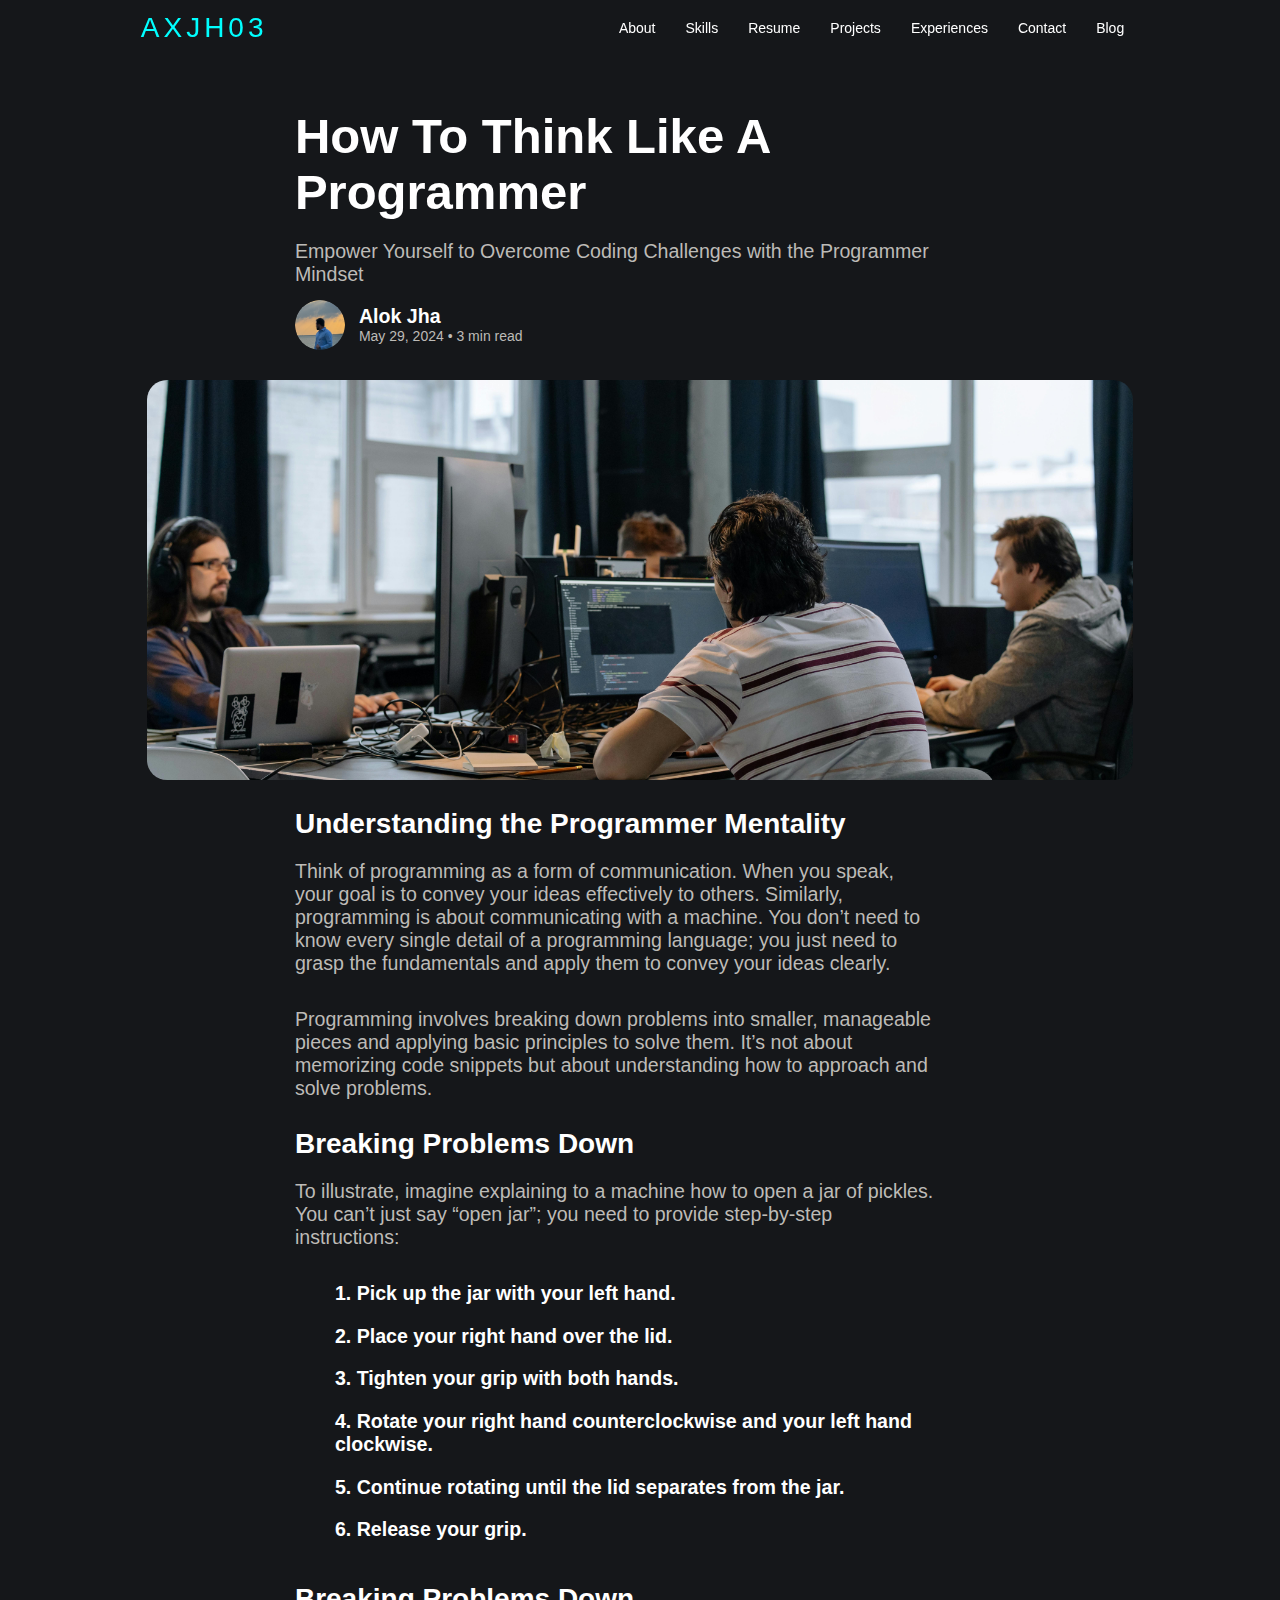
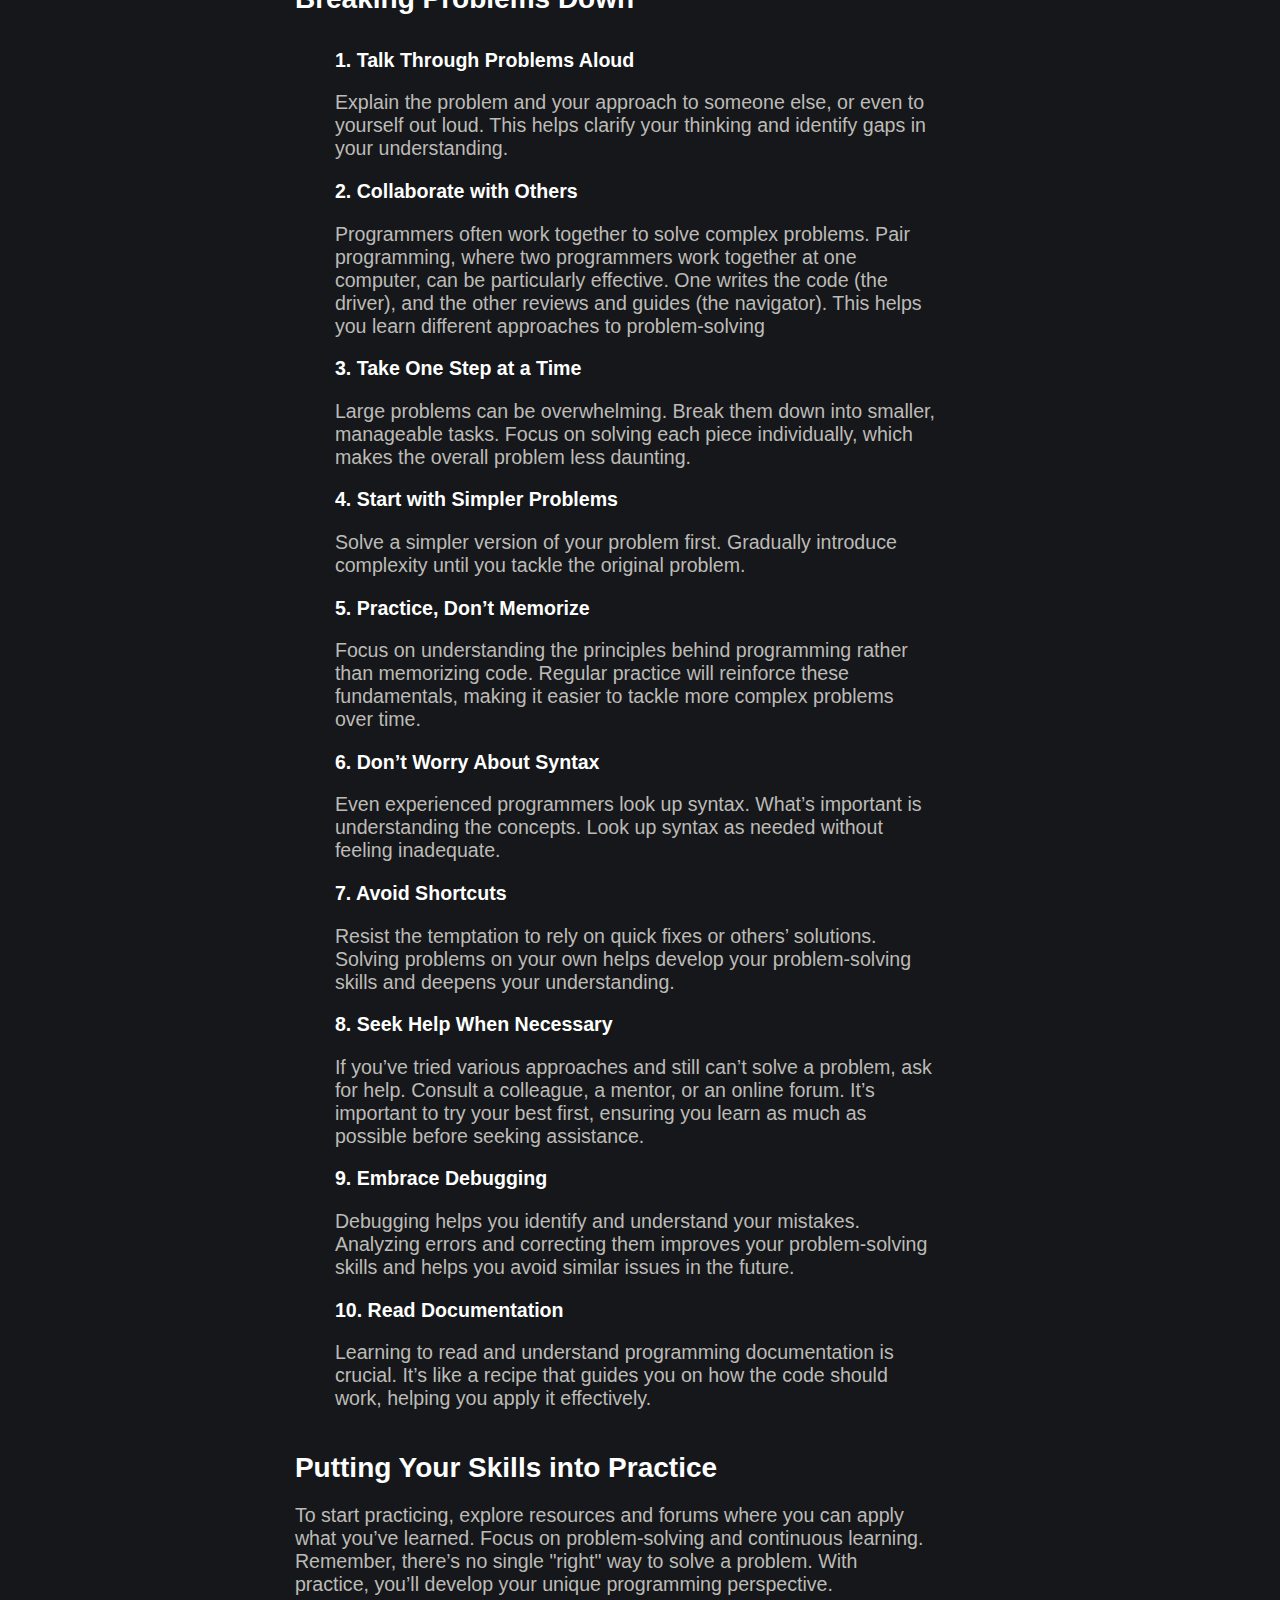
<file: blog/pages/blog1.html>
<!DOCTYPE html>
<html lang="en">

<head>
    <meta charset="UTF-8">
    <meta name="viewport" content="width=device-width, initial-scale=1.0">
    <title>How To Think Like A Programmer</title>
    <link rel="stylesheet" href="css/blog-generic.css">
    <link rel="stylesheet" href="../css/navbar.css">
    <link rel="icon" href="../../media/favicon.ico" type="image/x-icon">
    <script src="../../js/navbar.js"></script>
</head>

<body>
    <div class="container">
        <header>
            <a href="../../index.html" class="logo">AXJH03</a>
            <ul class="navbar-list">
                <li><a href="../../index.html#about">About</a></li>
                <li><a href="../../index.html#skills">Skills</a></li>
                <li><a href="https://drive.google.com/file/d/11DuKsmZNdSLVsnNVs3TzLbVVNQEUiEEU/view?usp=sharing">Resume</a></li>
                <li><a href="../../index.html#projects">Projects</a></li>
                <li><a href="../../index.html#experiences">Experiences</a></li>
                <li><a href="../../index.html#contact">Contact</a></li>
                <li><a href="/blog/blog.html">Blog</a></li>
            </ul>
        </header>

        <main>
            <div class="before-wide-pic">
                <h1 class="article-title">How To Think Like A Programmer</h1>
                <p class="article-short-description">
                    Empower Yourself to Overcome Coding Challenges with the Programmer Mindset</p>


                <div class="article-author">
                    <img class="author-pic" src="../images/alok-author.png">
                    <p class="author-name">Alok Jha</p>
                    <p class="article-date">May 29, 2024 &bull; 3 min read</p>
                </div>



            </div>

            <div class="frame-wide-pic">
                <img class="wide-pic" src="../images/blog1/wide.jpg">
            </div>
            <div class="after-wide-pic">
                <p class="article-subtitles">Understanding the Programmer Mentality</p>
                <p class="article-content">Think of programming as a form of communication. When you speak, your goal is
                    to convey your ideas effectively to others. Similarly, programming is about communicating with a
                    machine. You don’t need to know every single detail of a programming language; you just need to
                    grasp the fundamentals and apply them to convey your ideas clearly.
                <p></p>
                <p class="article-content">Programming involves breaking down problems into smaller, manageable pieces and applying basic
                principles to solve them. It’s not about memorizing code snippets but about understanding how to
                approach and solve problems.</p>
                <p class="article-subtitles">Breaking Problems Down</p>
                <p class="article-content">To illustrate, imagine explaining to a machine how to open a jar of pickles.
                    You can’t just say “open jar”; you need to provide step-by-step instructions:</p>
                <ol>
                    <li>1. Pick up the jar with your left hand.</li>
                    <li>2. Place your right hand over the lid.</li>
                    <li>3. Tighten your grip with both hands.</li>
                    <li>4. Rotate your right hand counterclockwise and your left hand clockwise.</li>
                    <li>5. Continue rotating until the lid separates from the jar.</li>
                    <li>6. Release your grip.</li>
                </ol>
                <p class="article-subtitles">Breaking Problems Down</p>
                <ol>
                    <li>1. Talk Through Problems Aloud</li>
                    <p class="article-content">
                        Explain the problem and your approach to someone else, or even to yourself out loud. This helps
                        clarify your thinking and identify gaps in your understanding.
                    </p>

                    <li>2. Collaborate with Others</li>
                    <p class="article-content">
                        Programmers often work together to solve complex problems. Pair programming, where two
                        programmers work together at one computer, can be particularly effective. One writes the code
                        (the driver), and the other reviews and guides (the navigator). This helps you learn different
                        approaches to problem-solving
                    </p>
                    <li>3. Take One Step at a Time</li>
                    <p class="article-content">
                        Large problems can be overwhelming. Break them down into smaller, manageable tasks. Focus on
                        solving each piece individually, which makes the overall problem less daunting.
                    </p>

                    <li>4. Start with Simpler Problems</li>
                    <p class="article-content">
                        Solve a simpler version of your problem first. Gradually introduce complexity until you tackle
                        the original problem.
                    </p>

                    <li>5. Practice, Don’t Memorize</li>
                    <p class="article-content">
                        Focus on understanding the principles behind programming rather than memorizing code. Regular
                        practice will reinforce these fundamentals, making it easier to tackle more complex problems
                        over time.
                    </p>

                    <li>6. Don’t Worry About Syntax</li>
                    <p class="article-content">
                        Even experienced programmers look up syntax. What’s important is understanding the concepts.
                        Look up syntax as needed without feeling inadequate.
                    </p>

                    <li>7. Avoid Shortcuts</li>
                    <p class="article-content">
                        Resist the temptation to rely on quick fixes or others’ solutions. Solving problems on your own
                        helps develop your problem-solving skills and deepens your understanding.
                    </p>

                    <li>8. Seek Help When Necessary</li>
                    <p class="article-content">
                        If you’ve tried various approaches and still can’t solve a problem, ask for help. Consult a
                        colleague, a mentor, or an online forum. It’s important to try your best first, ensuring you
                        learn as much as possible before seeking assistance.
                    </p>

                    <li>9. Embrace Debugging</li>
                    <p class="article-content">
                        Debugging helps you identify and understand your mistakes. Analyzing errors and correcting them
                        improves your problem-solving skills and helps you avoid similar issues in the future.
                    </p>

                    <li>10. Read Documentation</li>
                    <p class="article-content">
                        Learning to read and understand programming documentation is crucial. It’s like a recipe that
                        guides you on how the code should work, helping you apply it effectively.
                    </p>

                </ol>

                <p class="article-subtitles">Putting Your Skills into Practice</p>

                <p class="article-content">To start practicing, explore resources and forums where you can apply what you’ve learned. Focus on problem-solving and continuous learning. Remember, there’s no single "right" way to solve a problem. With practice, you’ll develop your unique programming perspective.</p>
                <img class="in-page-images">
            </div>

        </main>
    </div>

</body>

</html>
</file>
<file: blog/pages/css/blog-generic.css>
html {
    background-color: #15171a;
    color: white;
    font-size: 14px;
}

main {
    padding-top: 7.5vh; /* Adjust this value based on the height of your header */
}

.container {
    padding-left: 11%;
    padding-right: 11%;
    font-family: apple-system, BlinkMacSystemFont, "Segoe UI", Roboto, Oxygen, Ubuntu, Cantarell, "Fira Sans", "Droid Sans", "Helvetica Neue", sans-serif;
}

/* FOR THE ARTICLE PAGE */

/* Font sizes */
.article-title {
    font-weight: bolder;
    font-size: 3.5em;
    margin-bottom: 0px;
}

.article-short-description {
    font-size: 1.4em;
    color: #bdbbb7;
    margin-top: 1em;
}

.article-subtitles {
    font-size: 2em;
    font-weight: bold;
    margin-bottom: 0px;
}

.article-content {
    font-size: 1.4em;
    color: #bdbbb7;
}

p{
    margin-bottom: 0px;
}

.blog-image{
    object-fit: fill;
}

.after-wide-pic li {
    font-size: 1.4em;
    font-weight: bold;
    margin-top: 1em;

}

.article-category {
    font-size: 1.4em;
    color: #bdbbb7;
}

/* FLEX BOX */
.before-wide-pic {
    display: flex;
    flex-direction: column;
    justify-content: left;
    align-items: left;
    margin-left: 15%;
    margin-right: 20%;
}

.after-wide-pic {
    display: flex;
    flex-direction: column;
    justify-content: left;
    align-items: left;
    margin-left: 15%;
    margin-right: 20%;
}

/* WIDE PIC */
.frame-wide-pic {
    margin-top: -20px;
    display: flex;
    justify-content: center;
    align-items: center;
    flex-direction: column;

    a{
        text-decoration: underline;
        font-size: 1em;
    }
}

.frame-wide-pic-inbetween {
    display: flex;
    margin-top: 20px;
    justify-content: center;
    align-items: center;
    flex-direction: column;
    width: 70%;
    height: auto;
    object-fit: cover;
    margin-left: auto;
    margin-right: auto;

a {
    text-decoration: underline;
    font-size: 1em;
}
.wide-pic {
    width: 100%;
    height: auto;
    object-fit: cover;
}
}

.left-image-right-text{

    display: flex;
    flex-direction: row;

    padding-top: 4%;
    img{
        width: 30em;
        height: auto;
        object-fit:cover; 
        border-radius: 12px;
    }

    gap: 2%;
}

.text-container{
    padding-left: 2%;
    padding-right: 2%;
    padding-top: 2%;
    padding-bottom: 2%;

    h1{
        span{
            font-size: 0.8em;
            color: #bdbbb7;
        }
        p{
            font-size: 0.6em;
            color: #bdbbb7;
            margin-top: 0.3em;
        }
    }
}

.wide-pic {
    width: 100%;
    height: auto;
    max-height: 400px; /* Fixed height, adjust as necessary */
    object-fit: cover;
    max-width: 1000px; /* Optional maximum width */
    border-radius: 20px; /* Fixed radius for consistent rounding */
}

/*article-author*/
/*Using grid*/

.article-author {
    display: grid;
    grid-template-columns: auto 1fr; /* Adjusted column widths */
    grid-template-areas: 
        "author-pic author-name"
        "author-pic author-date";
    align-items: center; /* Align items vertically center */
    margin-top: 1em;
    column-gap: 1em; /* Add gap between columns */
    margin-bottom: 50px;
}

.author-pic {
    grid-area: author-pic;
    width: 50px; /* Set a fixed width */
    height: 50px; /* Set a fixed height */
    object-fit: cover;
    border-radius: 50%; /* Make the image circular */
}

.author-name {
    grid-area: author-name;
    font-size: 1.4em;
    font-weight: 600;
    margin: 0;
    align-self: end; /* Align the text vertically */
}

.article-date {
    grid-area: author-date;
    font-size: 1em;
    color: #bdbbb7;
    margin: 0;
    align-self: start; /* Align the text vertically */
}
.in-line-code{
    font-size: 0.8em;
    color: red;
    background-color: #33383e;
    padding: 4px;
    border-radius: 2.7%;
}

pre {
    background: #53565E;
    padding: 10px;
    border-left: 5px solid #333;
    overflow-x: auto;
    white-space: pre-wrap;
    word-wrap: break-word;
}

pre code {
    font-family: Consolas, "Courier New", Courier, monospace;
    display: block;
}
</file>
<file: blog/css/navbar.css>
header{
    position: fixed;
    top: 0;
    left: 0;
    right: 0;
    padding-left: inherit;
    padding-right: inherit;
    display: flex;
    justify-content: space-between;
    align-items: center;
    transition: 0.6s;
    /* padding: 0px 10px; */
    margin-bottom: 30px;
    padding-top: 0.5%;
    padding-bottom: 0.5%;
    z-index: 1000;
    background-color: inherit; /* Ensure the header background matches its parent */
}

header{
    /*Have some bottom margin like block*/
    margin-bottom: 30px;
}


header.sticky{
    background-color: #3B414A;
    box-shadow: 0 2px 15px rgba(0,0,0,0.1);
}


header .logo{
    position:relative; /* This is to make the z-index work */  
    letter-spacing: 5em;
    font-size: 2em;
    font-weight: 200;
    /* text-transform: uppercase; */
    letter-spacing: 4px;
    transition: 0.6s;
    color: aqua;
}

header ul{
    position: relative ;    
    display: flex;
    justify-content: center;
    align-items:center;
}

header ul li{
    position: relative ;
    list-style: none;
    margin: 0 15px;
    text-decoration: none ;
 
}
.navbar-list, li, a{
    list-style-type: none; /* Removes the bullet points from lists */
    text-decoration: none; /* Removes the underline from links */
    color: inherit; /* Inherits the color from the parent element or sets your desired color */
   /* inherit makes it from purple to white */ 
}


header a{
    text-decoration: none;
}
</file>
